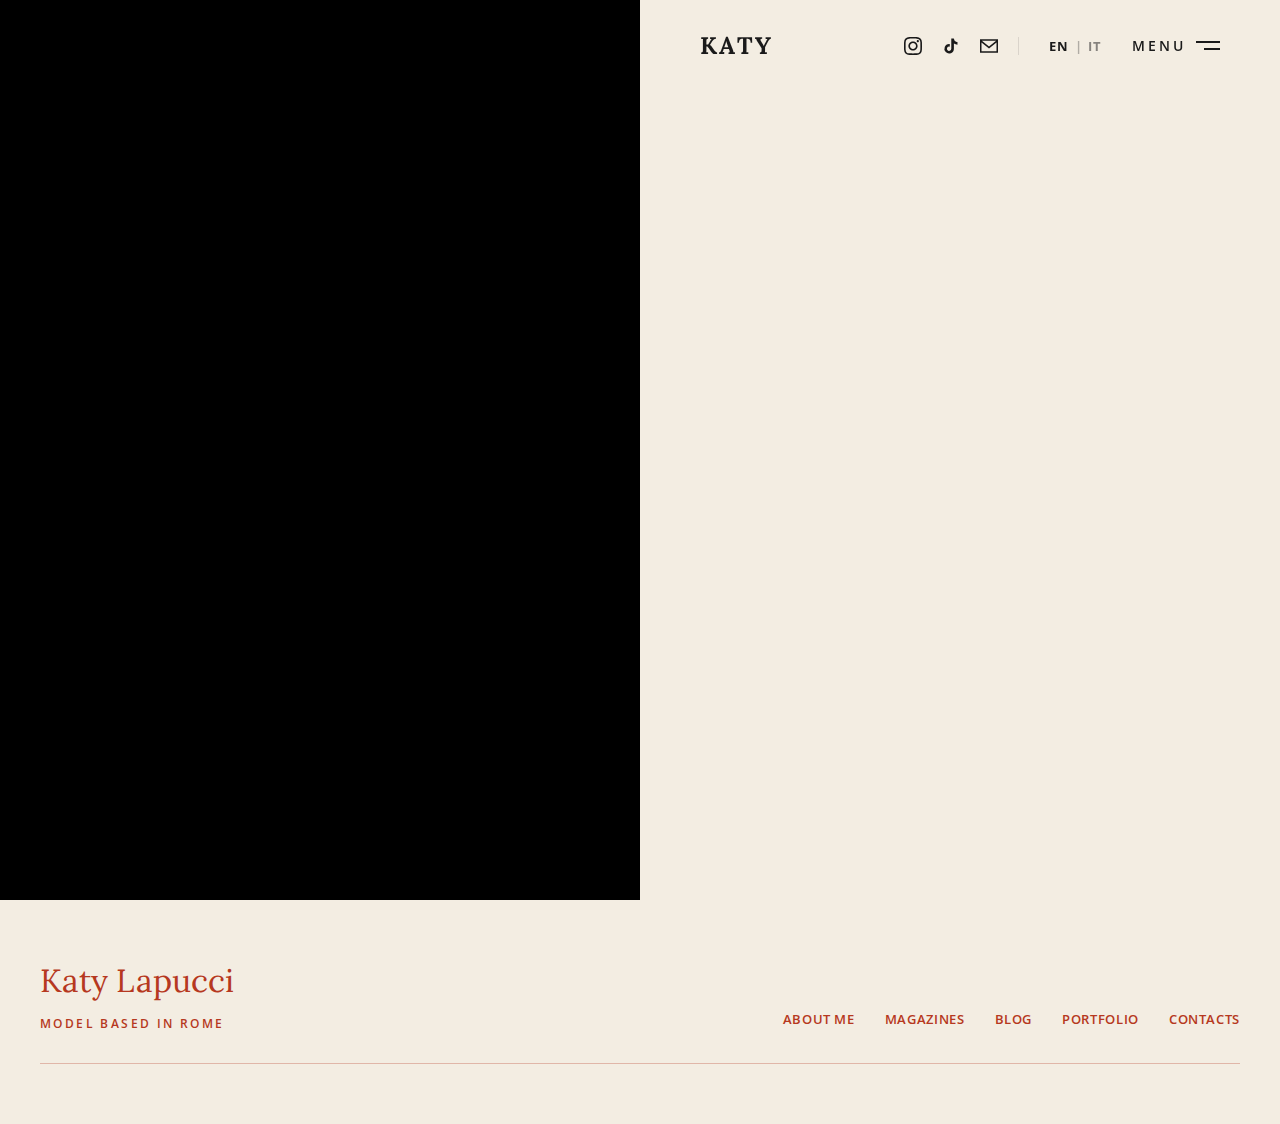
<file: about.html>
<!DOCTYPE html>
<html lang="en">
<head>
    <meta charset="UTF-8">
    <meta name="viewport" content="width=device-width, initial-scale=1.0">
    <title>About | Katy Lapucci</title>
    <meta name="description" content="Biography and measurements of professional model Katy Lapucci.">
    
    <!-- Google Fonts -->
    <link rel="preconnect" href="https://fonts.googleapis.com">
    <link rel="preconnect" href="https://fonts.gstatic.com" crossorigin>
    <link href="https://fonts.googleapis.com/css2?family=Lora:ital,wght@0,400..700;1,400..700&family=Open+Sans:wght@300;400;600&display=swap" rel="stylesheet">
    
    <!-- CSS -->
    <link rel="stylesheet" href="css/style.css">
</head>
<body>
    
    <!-- Navigation -->
    <nav class="navbar navbar-about">
        <a href="index.html" class="logo">KATY</a>
        <div class="nav-right">
            <div class="nav-socials">
                <a href="#" class="nav-social-link" aria-label="Instagram">
                    <svg xmlns="http://www.w3.org/2000/svg" viewBox="0 0 24 24"><path d="M12 2.163c3.204 0 3.584.012 4.85.07 3.252.148 4.771 1.691 4.919 4.919.058 1.265.069 1.645.069 4.849 0 3.205-.012 3.584-.069 4.849-.149 3.225-1.664 4.771-4.919 4.919-1.266.058-1.644.07-4.85.07-3.204 0-3.584-.012-4.849-.07-3.26-.149-4.771-1.699-4.919-4.92-.058-1.265-.07-1.644-.07-4.849 0-3.204.013-3.583.07-4.849.149-3.227 1.664-4.771 4.919-4.919 1.266-.057 1.645-.069 4.849-.069zm0-2.163c-3.259 0-3.667.014-4.947.072-4.358.2-6.78 2.618-6.98 6.98-.059 1.281-.073 1.689-.073 4.948 0 3.259.014 3.668.072 4.948.2 4.358 2.618 6.78 6.98 6.98 1.281.058 1.689.072 4.948.072 3.259 0 3.668-.014 4.948-.072 4.354-.2 6.782-2.618 6.979-6.98.059-1.28.073-1.689.073-4.948 0-3.259-.014-3.667-.072-4.947-.196-4.354-2.617-6.78-6.979-6.98-1.281-.059-1.69-.073-4.949-.073zm0 5.838c-3.403 0-6.162 2.759-6.162 6.162s2.759 6.163 6.162 6.163 6.162-2.759 6.162-6.163c0-3.403-2.759-6.162-6.162-6.162zm0 10.162c-2.209 0-4-1.79-4-4 0-2.209 1.791-4 4-4s4 1.791 4 4c0 2.21-1.791 4-4 4zm6.406-11.845c-.796 0-1.441.645-1.441 1.44s.645 1.44 1.441 1.44c.795 0 1.439-.645 1.439-1.44s-.644-1.44-1.439-1.44z"/></svg>
                </a>
                <a href="#" class="nav-social-link" aria-label="TikTok">
                    <svg xmlns="http://www.w3.org/2000/svg" viewBox="0 0 24 24"><path d="M19.59 6.69a4.83 4.83 0 0 1-3.77-4.25V2h-3.45v13.67a2.89 2.89 0 0 1-5.2 1.74 2.89 2.89 0 0 1 2.31-4.64 2.93 2.93 0 0 1 .88.13V9.4a6.84 6.84 0 0 0-1-.05A6.33 6.33 0 0 0 5 20.1a6.34 6.34 0 0 0 10.86-4.43v-7a8.16 8.16 0 0 0 4.77 1.52v-3.4a4.85 4.85 0 0 1-1-.1z"/></svg>
                </a>
                <a href="mailto:hello@katy.com" class="nav-social-link" aria-label="Email">
                    <svg xmlns="http://www.w3.org/2000/svg" viewBox="0 0 24 24"><path d="M0 3v18h24V3H0zm21.518 2L12 12.713 2.482 5h19.036zM2 19V7.183l10 8.104 10-8.104V19H2z"/></svg>
                </a>
            </div>
            <div class="lang-switch">
                <span class="lang-opt" data-lang="en">EN</span>
                <span class="lang-sep">|</span>
                <span class="lang-opt" data-lang="it">IT</span>
            </div>
            <div class="menu-toggle">
                <span>Menu</span>
                <div class="hamburger">
                    <span></span>
                    <span></span>
                </div>
            </div>
        </div>
    </nav>

    <!-- Main Wrapper with Reverse Split Layout -->
    <main class="split-layout reverse-layout">
        
        <!-- Left Column: Image (Swapped position for About page) -->
        <section class="split-col image-col">
            <div class="image-wrapper">
                <img src="assets/images/about.png" alt="Katy Reynolds Close-Up Portrait">
            </div>
        </section>

        <!-- Right Column: Content -->
        <section class="split-col content-col">
            <div class="content-wrapper content-wrapper--wide">
                <span class="subtitle" data-key="bio_subtitle">Biography</span>
                <h2 class="section-heading"><span data-key="bio_title_1">BEYOND THE</span> <br><span class="text-highlight" data-key="bio_title_2">LENS</span></h2>
                
                <div class="about-text">
                    <p data-key="bio_p1">
                        Born in the vibrant modeling scene of Rome, Katy Lapucci has spent the last five years redefining modern elegance. Her career is a testament to versatility, seamlessly transitioning between high-fashion editorials, commercial campaigns, and runway shows.
                    </p>
                    <p data-key="bio_p2">
                        Katy's unique look—a blend of classic sophistication and raw, emotive power—has caught the eye of leading photographers and directors worldwide. She believes that modeling is not just about posing, but about storytelling; becoming a silent actor in the narrative of fashion.
                    </p>
                </div>

                <div class="measurements-grid">
                    <div class="measurement-item">
                        <span class="label" data-key="meas_height">Height</span>
                        <span class="value">178 cm</span>
                    </div>
                    <div class="measurement-item">
                        <span class="label" data-key="meas_bust">Bust</span>
                        <span class="value">84 cm</span>
                    </div>
                    <div class="measurement-item">
                        <span class="label" data-key="meas_waist">Waist</span>
                        <span class="value">60 cm</span>
                    </div>
                    <div class="measurement-item">
                        <span class="label" data-key="meas_hips">Hips</span>
                        <span class="value">89 cm</span>
                    </div>
                    <div class="measurement-item">
                        <span class="label" data-key="meas_eyes">Eyes</span>
                        <span class="value">Blue</span>
                    </div>
                    <div class="measurement-item">
                        <span class="label" data-key="meas_hair">Hair</span>
                        <span class="value">Dark Brown</span>
                    </div>
                </div>

                <div class="cta-group" style="margin-top: 40px;">
                    <a href="contact.html" class="btn btn-primary" data-key="download_card">Download Comp Card</a>
                </div>
            </div>


        </section>

    </main>
    
    <!-- Footer -->
    <footer class="site-footer">
        <div class="footer-container">
            <div class="footer-brand">
                <h2 class="footer-logo">Katy Lapucci</h2>
                <span class="footer-sub" data-key="footer_loc">MODEL BASED IN ROME</span>
            </div>
            <nav class="footer-nav">
                <a href="about.html" data-key="footer_about">About me</a>
                <a href="magazines.html" data-key="footer_mags">Magazines</a>
                <a href="blog.html" data-key="menu_blog">Blog</a>
                <a href="portfolio.html" data-key="footer_port">Portfolio</a>
                <a href="contact.html" data-key="footer_ctc">Contacts</a>
            </nav>
        </div>
        <div class="footer-line"></div>
    </footer>

    <!-- Fullscreen Menu Overlay -->
    <div class="menu-overlay">
        <button class="close-menu">&times;</button>
        <ul class="menu-links">
            <li><a href="index.html" data-key="menu_home">Home</a></li>
            <li><a href="portfolio.html" data-key="menu_portfolio">Portfolio</a></li>
            <li><a href="magazines.html" data-key="menu_magazines">Magazines</a></li>
            <li><a href="blog.html" data-key="menu_blog">Blog</a></li>
            <li><a href="about.html" data-key="menu_about">About</a></li>
            <li><a href="contact.html" data-key="menu_contact">Contact</a></li>
        </ul>
        <div class="menu-lang">
             <span class="lang-opt" data-lang="en">EN</span>
             <span class="lang-sep">|</span>
             <span class="lang-opt" data-lang="it">IT</span>
        </div>
    </div>

    <script src="js/main.js"></script>
</body>
</html>
</file>
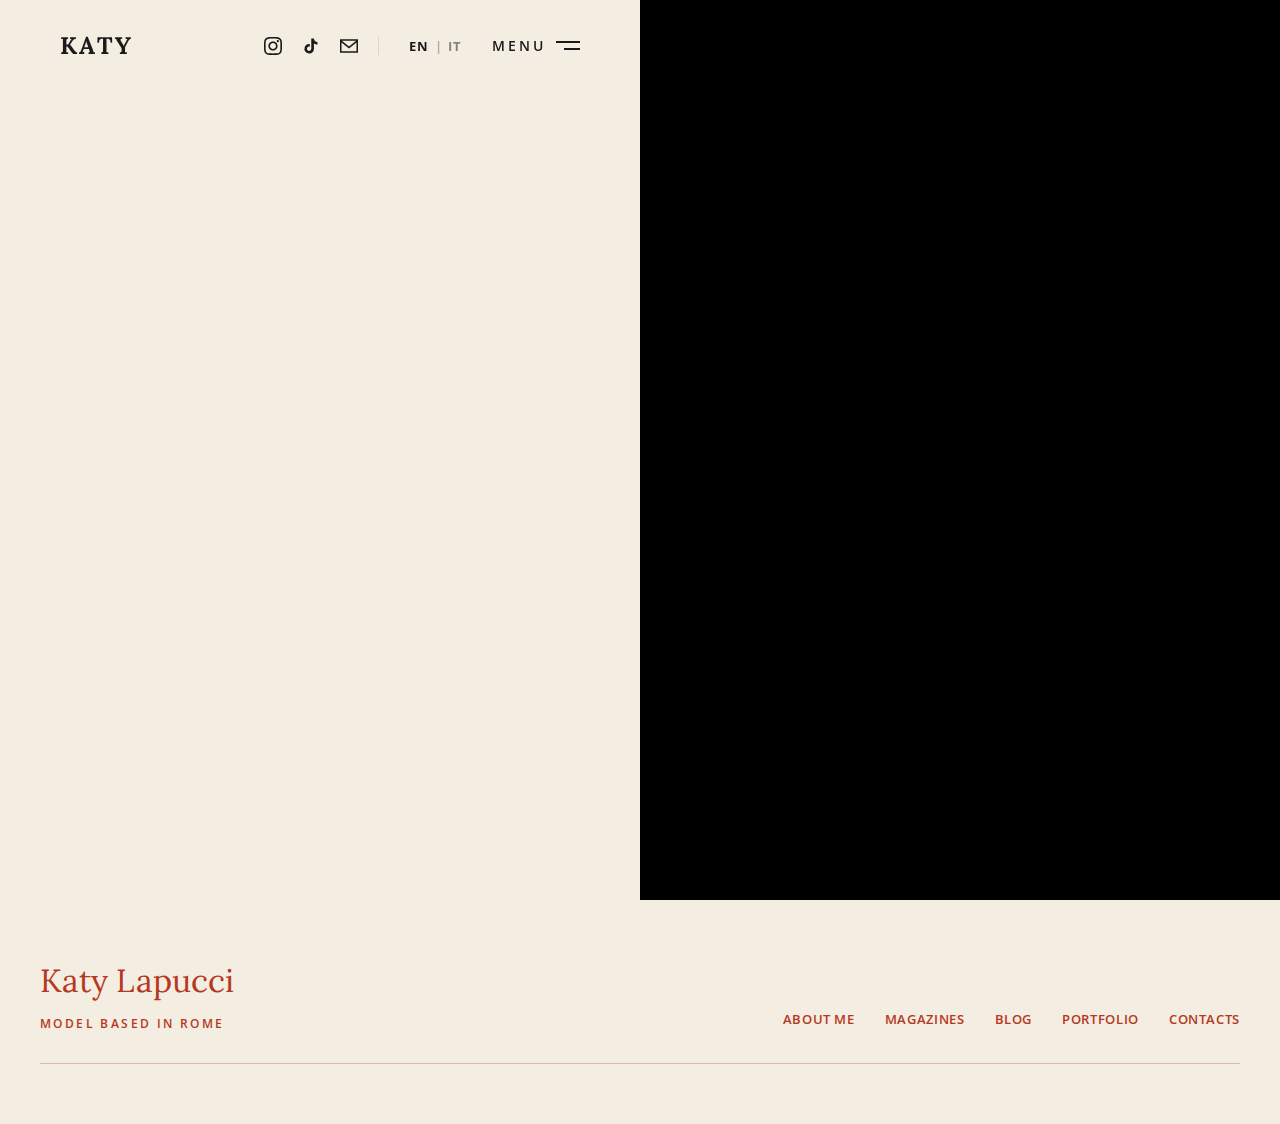
<file: contact.html>
<!DOCTYPE html>
<html lang="en">
<head>
    <meta charset="UTF-8">
    <meta name="viewport" content="width=device-width, initial-scale=1.0">
    <title>Contact | Katy Lapucci</title>
    <meta name="description" content="Get in touch with Katy Lapucci for bookings and collaborations.">
    
    <!-- Google Fonts -->
    <link rel="preconnect" href="https://fonts.googleapis.com">
    <link rel="preconnect" href="https://fonts.gstatic.com" crossorigin>
    <link href="https://fonts.googleapis.com/css2?family=Lora:ital,wght@0,400..700;1,400..700&family=Open+Sans:wght@300;400;600&display=swap" rel="stylesheet">
    
    <!-- CSS -->
    <link rel="stylesheet" href="css/style.css">
</head>
<body>
    
    <!-- Navigation -->
    <nav class="navbar">
        <a href="index.html" class="logo">KATY</a>
        <div class="nav-right">
            <div class="nav-socials">
                <a href="#" class="nav-social-link" aria-label="Instagram">
                    <svg xmlns="http://www.w3.org/2000/svg" viewBox="0 0 24 24"><path d="M12 2.163c3.204 0 3.584.012 4.85.07 3.252.148 4.771 1.691 4.919 4.919.058 1.265.069 1.645.069 4.849 0 3.205-.012 3.584-.069 4.849-.149 3.225-1.664 4.771-4.919 4.919-1.266.058-1.644.07-4.85.07-3.204 0-3.584-.012-4.849-.07-3.26-.149-4.771-1.699-4.919-4.92-.058-1.265-.07-1.644-.07-4.849 0-3.204.013-3.583.07-4.849.149-3.227 1.664-4.771 4.919-4.919 1.266-.057 1.645-.069 4.849-.069zm0-2.163c-3.259 0-3.667.014-4.947.072-4.358.2-6.78 2.618-6.98 6.98-.059 1.281-.073 1.689-.073 4.948 0 3.259.014 3.668.072 4.948.2 4.358 2.618 6.78 6.98 6.98 1.281.058 1.689.072 4.948.072 3.259 0 3.668-.014 4.948-.072 4.354-.2 6.782-2.618 6.979-6.98.059-1.28.073-1.689.073-4.948 0-3.259-.014-3.667-.072-4.947-.196-4.354-2.617-6.78-6.979-6.98-1.281-.059-1.69-.073-4.949-.073zm0 5.838c-3.403 0-6.162 2.759-6.162 6.162s2.759 6.163 6.162 6.163 6.162-2.759 6.162-6.163c0-3.403-2.759-6.162-6.162-6.162zm0 10.162c-2.209 0-4-1.79-4-4 0-2.209 1.791-4 4-4s4 1.791 4 4c0 2.21-1.791 4-4 4zm6.406-11.845c-.796 0-1.441.645-1.441 1.44s.645 1.44 1.441 1.44c.795 0 1.439-.645 1.439-1.44s-.644-1.44-1.439-1.44z"/></svg>
                </a>
                <a href="#" class="nav-social-link" aria-label="TikTok">
                    <svg xmlns="http://www.w3.org/2000/svg" viewBox="0 0 24 24"><path d="M19.59 6.69a4.83 4.83 0 0 1-3.77-4.25V2h-3.45v13.67a2.89 2.89 0 0 1-5.2 1.74 2.89 2.89 0 0 1 2.31-4.64 2.93 2.93 0 0 1 .88.13V9.4a6.84 6.84 0 0 0-1-.05A6.33 6.33 0 0 0 5 20.1a6.34 6.34 0 0 0 10.86-4.43v-7a8.16 8.16 0 0 0 4.77 1.52v-3.4a4.85 4.85 0 0 1-1-.1z"/></svg>
                </a>
                <a href="mailto:hello@katy.com" class="nav-social-link" aria-label="Email">
                    <svg xmlns="http://www.w3.org/2000/svg" viewBox="0 0 24 24"><path d="M0 3v18h24V3H0zm21.518 2L12 12.713 2.482 5h19.036zM2 19V7.183l10 8.104 10-8.104V19H2z"/></svg>
                </a>
            </div>
            <div class="lang-switch">
                <span class="lang-opt" data-lang="en">EN</span>
                <span class="lang-sep">|</span>
                <span class="lang-opt" data-lang="it">IT</span>
            </div>
            <div class="menu-toggle">
                <span>Menu</span>
                <div class="hamburger">
                    <span></span>
                    <span></span>
                </div>
            </div>
        </div>
    </nav>

    <!-- Main Wrapper with Split Layout -->
    <main class="split-layout">
        
        <!-- Left Column: Content -->
        <section class="split-col content-col">
            <div class="content-wrapper">
                <span class="subtitle" data-key="contact_subtitle">Contact</span>
                <h1 class="main-title">
                    <span data-key="contact_title_1">GET IN</span> <br>
                    <span class="text-highlight" data-key="contact_title_2">TOUCH</span>
                </h1>
                
                <p class="location-text" data-key="contact_text">For inquiries, collaborations, or just to say hello.</p>
                
                <!-- Social Links Grid instead of Form -->
                <div class="social-grid">
                    <a href="#" class="social-card">
                        <span class="social-icon">
                            <svg xmlns="http://www.w3.org/2000/svg" viewBox="0 0 24 24"><path d="M12 2.163c3.204 0 3.584.012 4.85.07 3.252.148 4.771 1.691 4.919 4.919.058 1.265.069 1.645.069 4.849 0 3.205-.012 3.584-.069 4.849-.149 3.225-1.664 4.771-4.919 4.919-1.266.058-1.644.07-4.85.07-3.204 0-3.584-.012-4.849-.07-3.26-.149-4.771-1.699-4.919-4.92-.058-1.265-.07-1.644-.07-4.849 0-3.204.013-3.583.07-4.849.149-3.227 1.664-4.771 4.919-4.919 1.266-.057 1.645-.069 4.849-.069zm0-2.163c-3.259 0-3.667.014-4.947.072-4.358.2-6.78 2.618-6.98 6.98-.059 1.281-.073 1.689-.073 4.948 0 3.259.014 3.668.072 4.948.2 4.358 2.618 6.78 6.98 6.98 1.281.058 1.689.072 4.948.072 3.259 0 3.668-.014 4.948-.072 4.354-.2 6.782-2.618 6.979-6.98.059-1.28.073-1.689.073-4.948 0-3.259-.014-3.667-.072-4.947-.196-4.354-2.617-6.78-6.979-6.98-1.281-.059-1.69-.073-4.949-.073zm0 5.838c-3.403 0-6.162 2.759-6.162 6.162s2.759 6.163 6.162 6.163 6.162-2.759 6.162-6.163c0-3.403-2.759-6.162-6.162-6.162zm0 10.162c-2.209 0-4-1.79-4-4 0-2.209 1.791-4 4-4s4 1.791 4 4c0 2.21-1.791 4-4 4zm6.406-11.845c-.796 0-1.441.645-1.441 1.44s.645 1.44 1.441 1.44c.795 0 1.439-.645 1.439-1.44s-.644-1.44-1.439-1.44z"/></svg>
                        </span>
                        <span class="social-name">Instagram</span>
                        <span class="social-handle">@katy.lapucci</span>
                    </a>
                    <a href="mailto:hello@katy.com" class="social-card">
                        <span class="social-icon">
                            <svg xmlns="http://www.w3.org/2000/svg" viewBox="0 0 24 24"><path d="M0 3v18h24V3H0zm21.518 2L12 12.713 2.482 5h19.036zM2 19V7.183l10 8.104 10-8.104V19H2z"/></svg>
                        </span>
                        <span class="social-name">Email</span>
                        <span class="social-handle">hello@katy.com</span>
                    </a>
                    <a href="#" class="social-card">
                        <span class="social-icon">
                            <svg xmlns="http://www.w3.org/2000/svg" viewBox="0 0 24 24"><path d="M19.59 6.69a4.83 4.83 0 0 1-3.77-4.25V2h-3.45v13.67a2.89 2.89 0 0 1-5.2 1.74 2.89 2.89 0 0 1 2.31-4.64 2.93 2.93 0 0 1 .88.13V9.4a6.84 6.84 0 0 0-1-.05A6.33 6.33 0 0 0 5 20.1a6.34 6.34 0 0 0 10.86-4.43v-7a8.16 8.16 0 0 0 4.77 1.52v-3.4a4.85 4.85 0 0 1-1-.1z"/></svg>
                        </span>
                        <span class="social-name">TikTok</span>
                        <span class="social-handle">@katylapucci</span>
                    </a>
                    <a href="#" class="social-card">
                        <span class="social-icon">
                            <svg xmlns="http://www.w3.org/2000/svg" viewBox="0 0 24 24"><path d="M19 0h-14c-2.761 0-5 2.239-5 5v14c0 2.761 2.239 5 5 5h14c2.762 0 5-2.239 5-5v-14c0-2.761-2.238-5-5-5zm-11 19h-3v-11h3v11zm-1.5-12.268c-.966 0-1.75-.79-1.75-1.764s.784-1.764 1.75-1.764 1.75.79 1.75 1.764-.783 1.764-1.75 1.764zm13.5 12.268h-3v-5.604c0-3.368-4-3.113-4 0v5.604h-3v-11h3v1.765c1.396-2.586 7-2.777 7 2.476v6.759z"/></svg>
                        </span>
                        <span class="social-name">LinkedIn</span>
                        <span class="social-handle">Katy Lapucci</span>
                    </a>
                </div>

                <div class="agency-info">
                    <p><span data-key="contact_agency">Represented by</span> <strong>Elite Model Management</strong></p>
                    <p>Rome • Paris • Milan</p>
                </div>
            </div>


        </section>

        <!-- Right Column: Image -->
        <section class="split-col image-col">
            <div class="image-wrapper">
                <img src="assets/images/contact.png" alt="Katy Reynolds Contact">
            </div>
        </section>

    </main>
    
    <!-- Footer -->
    <footer class="site-footer">
        <div class="footer-container">
            <div class="footer-brand">
                <h2 class="footer-logo">Katy Lapucci</h2>
                <span class="footer-sub" data-key="footer_loc">MODEL BASED IN ROME</span>
            </div>
            <nav class="footer-nav">
                <a href="about.html" data-key="footer_about">About me</a>
                <a href="magazines.html" data-key="footer_mags">Magazines</a>
                <a href="blog.html" data-key="menu_blog">Blog</a>
                <a href="portfolio.html" data-key="footer_port">Portfolio</a>
                <a href="contact.html" data-key="footer_ctc">Contacts</a>
            </nav>
        </div>
        <div class="footer-line"></div>
    </footer>

    <!-- Fullscreen Menu Overlay -->
    <div class="menu-overlay">
        <button class="close-menu">&times;</button>
        <ul class="menu-links">
            <li><a href="index.html" data-key="menu_home">Home</a></li>
            <li><a href="portfolio.html" data-key="menu_portfolio">Portfolio</a></li>
            <li><a href="magazines.html" data-key="menu_magazines">Magazines</a></li>
            <li><a href="blog.html" data-key="menu_blog">Blog</a></li>
            <li><a href="about.html" data-key="menu_about">About</a></li>
            <li><a href="contact.html" data-key="menu_contact">Contact</a></li>
        </ul>
        <div class="menu-lang">
             <span class="lang-opt" data-lang="en">EN</span>
             <span class="lang-sep">|</span>
             <span class="lang-opt" data-lang="it">IT</span>
        </div>
    </div>

    <script src="js/main.js"></script>
</body>
</html>
</file>
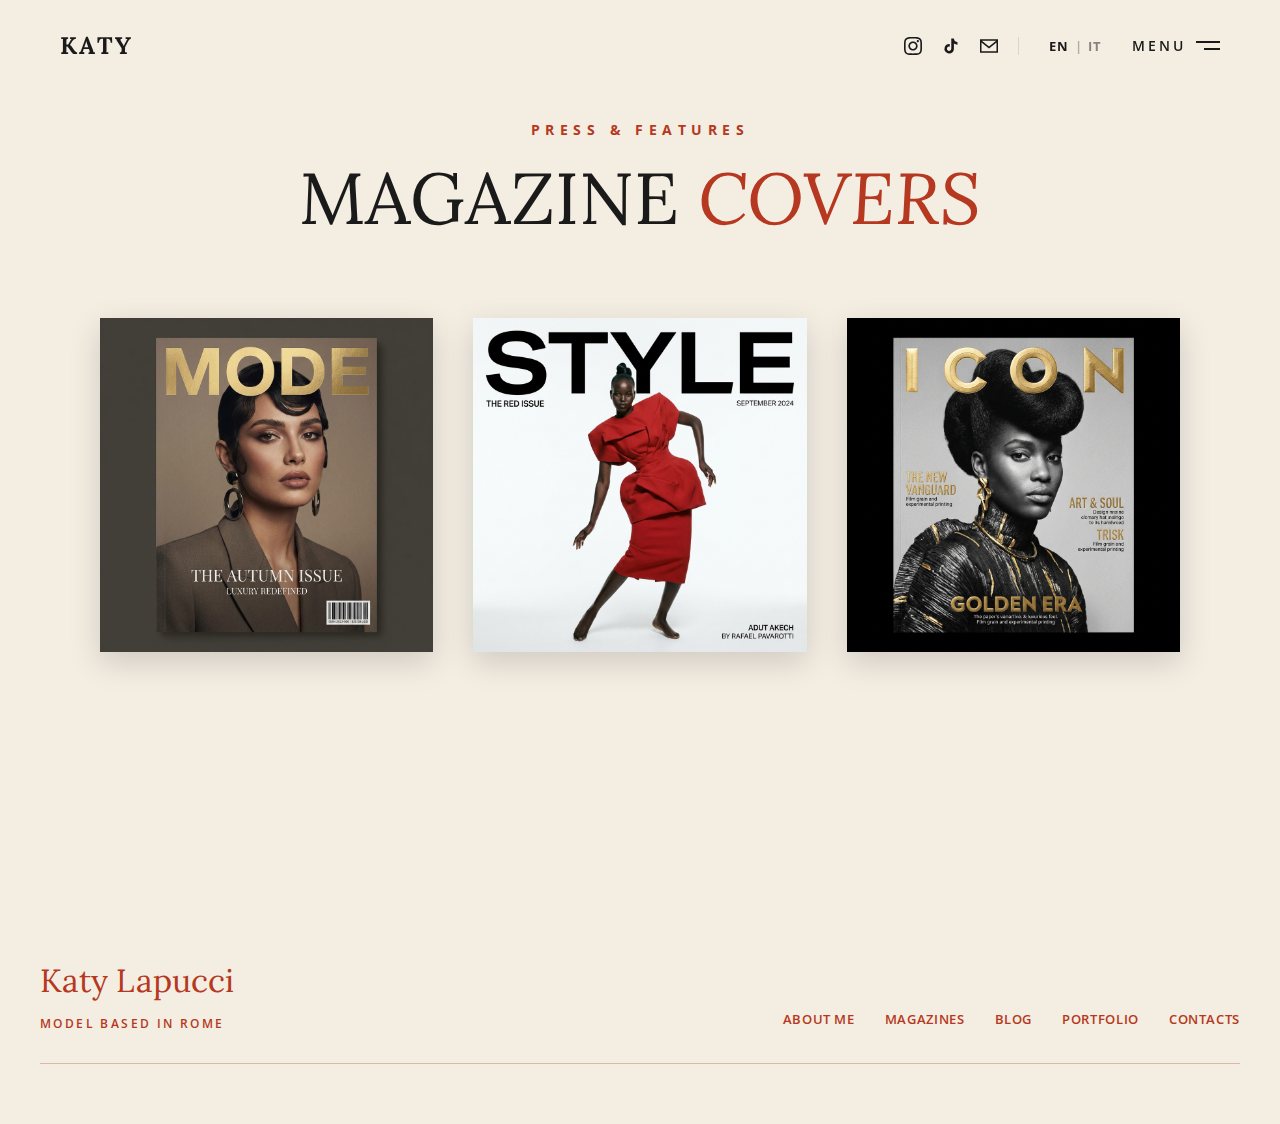
<file: magazines.html>
<!DOCTYPE html>
<html lang="en">
<head>
    <meta charset="UTF-8">
    <meta name="viewport" content="width=device-width, initial-scale=1.0">
    <title>Magazines | Katy Lapucci</title>
    <meta name="description" content="Editorial magazine covers featuring Katy Lapucci.">
    
    <!-- Google Fonts -->
    <link rel="preconnect" href="https://fonts.googleapis.com">
    <link rel="preconnect" href="https://fonts.gstatic.com" crossorigin>
    <link href="https://fonts.googleapis.com/css2?family=Lora:ital,wght@0,400..700;1,400..700&family=Open+Sans:wght@300;400;600&display=swap" rel="stylesheet">
    
    <!-- CSS -->
    <link rel="stylesheet" href="css/style.css">
</head>
<body>
    
    <!-- Navigation -->
    <nav class="navbar heading-navbar">
        <a href="index.html" class="logo">KATY</a>
        <div class="nav-right">
            <div class="nav-socials">
                <a href="#" class="nav-social-link" aria-label="Instagram">
                    <svg xmlns="http://www.w3.org/2000/svg" viewBox="0 0 24 24"><path d="M12 2.163c3.204 0 3.584.012 4.85.07 3.252.148 4.771 1.691 4.919 4.919.058 1.265.069 1.645.069 4.849 0 3.205-.012 3.584-.069 4.849-.149 3.225-1.664 4.771-4.919 4.919-1.266.058-1.644.07-4.85.07-3.204 0-3.584-.012-4.849-.07-3.26-.149-4.771-1.699-4.919-4.92-.058-1.265-.07-1.644-.07-4.849 0-3.204.013-3.583.07-4.849.149-3.227 1.664-4.771 4.919-4.919 1.266-.057 1.645-.069 4.849-.069zm0-2.163c-3.259 0-3.667.014-4.947.072-4.358.2-6.78 2.618-6.98 6.98-.059 1.281-.073 1.689-.073 4.948 0 3.259.014 3.668.072 4.948.2 4.358 2.618 6.78 6.98 6.98 1.281.058 1.689.072 4.948.072 3.259 0 3.668-.014 4.948-.072 4.354-.2 6.782-2.618 6.979-6.98.059-1.28.073-1.689.073-4.948 0-3.259-.014-3.667-.072-4.947-.196-4.354-2.617-6.78-6.979-6.98-1.281-.059-1.69-.073-4.949-.073zm0 5.838c-3.403 0-6.162 2.759-6.162 6.162s2.759 6.163 6.162 6.163 6.162-2.759 6.162-6.163c0-3.403-2.759-6.162-6.162-6.162zm0 10.162c-2.209 0-4-1.79-4-4 0-2.209 1.791-4 4-4s4 1.791 4 4c0 2.21-1.791 4-4 4zm6.406-11.845c-.796 0-1.441.645-1.441 1.44s.645 1.44 1.441 1.44c.795 0 1.439-.645 1.439-1.44s-.644-1.44-1.439-1.44z"/></svg>
                </a>
                <a href="#" class="nav-social-link" aria-label="TikTok">
                    <svg xmlns="http://www.w3.org/2000/svg" viewBox="0 0 24 24"><path d="M19.59 6.69a4.83 4.83 0 0 1-3.77-4.25V2h-3.45v13.67a2.89 2.89 0 0 1-5.2 1.74 2.89 2.89 0 0 1 2.31-4.64 2.93 2.93 0 0 1 .88.13V9.4a6.84 6.84 0 0 0-1-.05A6.33 6.33 0 0 0 5 20.1a6.34 6.34 0 0 0 10.86-4.43v-7a8.16 8.16 0 0 0 4.77 1.52v-3.4a4.85 4.85 0 0 1-1-.1z"/></svg>
                </a>
                <a href="mailto:hello@katy.com" class="nav-social-link" aria-label="Email">
                    <svg xmlns="http://www.w3.org/2000/svg" viewBox="0 0 24 24"><path d="M0 3v18h24V3H0zm21.518 2L12 12.713 2.482 5h19.036zM2 19V7.183l10 8.104 10-8.104V19H2z"/></svg>
                </a>
            </div>
            <div class="lang-switch">
                <span class="lang-opt" data-lang="en">EN</span>
                <span class="lang-sep">|</span>
                <span class="lang-opt" data-lang="it">IT</span>
            </div>
            <div class="menu-toggle">
                <span>Menu</span>
                <div class="hamburger">
                    <span></span>
                    <span></span>
                </div>
            </div>
        </div>
    </nav>

    <!-- Main Content -->
    <main class="magazines-page">
        <div class="container">
            <header class="page-header">
                <span class="subtitle" data-key="mag_subtitle">Press & Features</span>
                <h1 class="main-title centered-title"><span data-key="mag_title">MAGAZINE</span> <span class="text-highlight" data-key="mag_title_highlight">COVERS</span></h1>
            </header>

            <div class="magazine-grid">
                <!-- Cover 1 -->
                <article class="magazine-item fade-in">
                    <div class="cover-wrapper">
                        <img src="assets/images/mag_vogue.png" alt="MODE Magazine Cover">
                        <div class="cover-overlay">
                            <span class="issue-date">September 2023</span>
                            <h3 class="mag-name">MODE</h3>
                        </div>
                    </div>
                </article>

                <!-- Cover 2 -->
                <article class="magazine-item fade-in">
                    <div class="cover-wrapper">
                        <img src="assets/images/mag_elle.png" alt="STYLE Magazine Cover">
                        <div class="cover-overlay">
                            <span class="issue-date">January 2024</span>
                            <h3 class="mag-name">STYLE</h3>
                        </div>
                    </div>
                </article>

                <!-- Cover 3 -->
                <article class="magazine-item fade-in">
                    <div class="cover-wrapper">
                        <img src="assets/images/mag_icon.png" alt="ICON Magazine Cover">
                        <div class="cover-overlay">
                            <span class="issue-date">March 2024</span>
                            <h3 class="mag-name">ICON</h3>
                        </div>
                    </div>
                </article>
                
                <!-- Placeholder for balance if needed, or keeping it strictly 3 covers is fine for now -->
            </div>
        </div>
    </main>
    
    <!-- Footer -->
    <footer class="site-footer">
        <div class="footer-container">
            <div class="footer-brand">
                <h2 class="footer-logo">Katy Lapucci</h2>
                <span class="footer-sub" data-key="footer_loc">MODEL BASED IN ROME</span>
            </div>
            <nav class="footer-nav">
                <a href="about.html" data-key="footer_about">About me</a>
                <a href="magazines.html" data-key="footer_mags">Magazines</a>
                <a href="blog.html" data-key="menu_blog">Blog</a>
                <a href="portfolio.html" data-key="footer_port">Portfolio</a>
                <a href="contact.html" data-key="footer_ctc">Contacts</a>
            </nav>
        </div>
        <div class="footer-line"></div>
    </footer>

    <!-- Fullscreen Menu Overlay -->
    <div class="menu-overlay">
        <button class="close-menu">&times;</button>
        <ul class="menu-links">
            <li><a href="index.html" data-key="menu_home">Home</a></li>
            <li><a href="portfolio.html" data-key="menu_portfolio">Portfolio</a></li>
            <li><a href="magazines.html" data-key="menu_magazines">Magazines</a></li>
            <li><a href="blog.html" data-key="menu_blog">Blog</a></li>
            <li><a href="about.html" data-key="menu_about">About</a></li>
            <li><a href="contact.html" data-key="menu_contact">Contact</a></li>
        </ul>
        <div class="menu-lang">
             <span class="lang-opt" data-lang="en">EN</span>
             <span class="lang-sep">|</span>
             <span class="lang-opt" data-lang="it">IT</span>
        </div>
    </div>

    <script src="js/main.js"></script>
</body>
</html>
</file>
<file: css/style.css>
/* 
  Katy | Premium Editorial Design
  Based on Weblium 'Ania Leiber' Template
*/

:root {
    --bg-cream: #F3EDE2;
    --text-terracotta: #B63820;
    --text-dark: #1a1a1a;
    --text-light: #F3EDE2;
    
    --font-serif: 'Lora', serif;
    --font-sans: 'Open Sans', sans-serif;
}

* {
    margin: 0;
    padding: 0;
    box-sizing: border-box;
}

body {
    font-family: var(--font-sans);
    background-color: var(--bg-cream);
    color: var(--text-dark);
    overflow-x: hidden;
}

.container {
    max-width: 1400px;
    margin: 0 auto;
    padding: 0 60px;
}

/* Navigation */
.navbar {
    position: fixed;
    top: 0;
    left: 0;
    width: 50%; /* Only spans the left side on desktop */
    padding: 30px 60px;
    display: flex;
    justify-content: space-between;
    align-items: center;
    z-index: 100;
    transition: all 0.4s cubic-bezier(0.165, 0.84, 0.44, 1);
}

.navbar--scrolled {
    padding: 20px 60px;
    background-color: rgba(243, 237, 226, 0.9);
    backdrop-filter: blur(10px);
    -webkit-backdrop-filter: blur(10px);
    box-shadow: 0 5px 20px rgba(0,0,0,0.03);
}

.navbar-about {
    width: 50%;
    left: 50%; /* Start from the middle for reverse layout */
}

.logo {
    font-family: var(--font-serif);
    font-size: 1.5rem;
    font-weight: 700;
    letter-spacing: 0.1em;
    color: var(--text-dark);
    text-decoration: none;
    transition: color 0.3s ease;
    z-index: 101;
}

.logo:hover {
    color: var(--text-terracotta);
}

.menu-toggle {
    display: flex;
    align-items: center;
    gap: 10px;
    cursor: pointer;
    font-size: 0.9rem;
    text-transform: uppercase;
    letter-spacing: 0.2em;
    font-weight: 600;
}

.hamburger span {
    display: block;
    width: 24px;
    height: 2px;
    background-color: var(--text-dark);
    margin-bottom: 5px;
}

.hamburger span:last-child {
    margin-bottom: 0;
    width: 16px; 
    margin-left: auto; /* Aligns the shorter line to the right for style */
}

.nav-right {
    display: flex;
    align-items: center;
    gap: 30px;
}

.nav-socials {
    display: flex;
    gap: 20px;
    align-items: center;
    padding-right: 20px;
    border-right: 1px solid rgba(0,0,0,0.1); /* Subtle separator */
}

.nav-social-link {
    display: flex;
    align-items: center;
    justify-content: center;
    color: var(--text-dark);
    transition: all 0.3s ease;
}

.nav-social-link svg {
    width: 18px;
    height: 18px;
    fill: currentColor;
}

.nav-social-link:hover {
    color: var(--text-terracotta);
    transform: translateY(-2px);
}

.lang-switch {
    font-size: 0.8rem;
    font-weight: 700;
    letter-spacing: 0.1em;
    display: flex;
    gap: 5px;
    color: var(--text-dark);
}

.lang-opt {
    cursor: pointer;
    opacity: 0.5;
    transition: opacity 0.3s;
}

.lang-opt:hover, .lang-opt.active {
    opacity: 1;
}

.lang-sep {
    opacity: 0.3;
}

/* Split Layout */
.split-layout {
    display: grid;
    grid-template-columns: 1fr 1fr;
    height: 100vh;
    width: 100vw;
}

.reverse-layout .content-col {
    order: 2; /* Put text on right */
}

.reverse-layout .image-col {
    order: 1; /* Put image on left */
}

/* Left Column */
.content-col {
    background-color: var(--bg-cream);
    display: flex;
    flex-direction: column;
    justify-content: center;
    align-items: center;
    justify-content: center;
    align-items: center;
    padding: 60px;
    position: relative;
    overflow-y: auto; /* Allow scrolling if content is too tall */
}

.content-wrapper {
    text-align: center;
    max-width: 500px;
    opacity: 0;
    transform: translateY(20px);
    animation: fadeUp 1s ease-out forwards;
    animation-delay: 0.2s;
}

/* Typography */
.subtitle {
    display: block;
    font-size: 0.85rem;
    letter-spacing: 0.4em;
    text-transform: uppercase;
    margin-bottom: 20px;
    color: var(--text-terracotta);
    font-weight: 700;
}

.main-title {
    font-family: var(--font-serif);
    font-size: 4.5rem; /* Increased size */
    line-height: 1.1;
    color: var(--text-dark);
    margin-bottom: 30px;
    font-weight: 400;
}

.main-title .text-highlight {
    font-style: italic;
    color: var(--text-terracotta);
}

.location-text {
    font-size: 0.9rem;
    letter-spacing: 0.2em;
    color: #666;
    margin-bottom: 50px;
}

/* Buttons */
.cta-group {
    display: flex;
    gap: 30px;
    justify-content: center;
    align-items: center;
}

.btn {
    text-decoration: none;
    text-transform: uppercase;
    letter-spacing: 0.2em;
    font-size: 0.8rem;
    font-weight: 600;
    transition: all 0.3s ease;
}

.btn-primary {
    padding: 15px 40px;
    border: 1px solid var(--text-terracotta);
    color: var(--text-terracotta);
}

.btn-primary:hover {
    background-color: var(--text-terracotta);
    color: #fff;
}

.btn-text {
    color: var(--text-dark);
    position: relative;
}

.btn-text::after {
    content: '';
    position: absolute;
    bottom: -5px;
    left: 0;
    width: 100%;
    height: 1px;
    background-color: var(--text-dark);
    transform: scaleX(0);
    transform-origin: right;
    transition: transform 0.3s ease;
}

.btn-text:hover::after {
    transform: scaleX(1);
    transform-origin: left;
}



/* About Page Specifics */
.content-wrapper--wide {
    max-width: 600px;
    text-align: left;
    align-items: flex-start;
}

.section-heading {
    font-family: var(--font-serif);
    font-size: 3.5rem;
    line-height: 1.1;
    color: var(--text-dark);
    margin-bottom: 30px;
    font-weight: 400;
    text-transform: uppercase;
}

.about-text p {
    font-size: 0.95rem;
    color: #444;
    margin-bottom: 20px;
    line-height: 1.8;
}

.measurements-grid {
    display: grid;
    grid-template-columns: repeat(3, 1fr);
    gap: 20px;
    margin-top: 30px;
    border-top: 1px solid rgba(0,0,0,0.1);
    padding-top: 30px;
}

.measurement-item {
    display: flex;
    flex-direction: column;
}

.measurement-item .label {
    font-size: 0.75rem;
    text-transform: uppercase;
    letter-spacing: 0.1em;
    color: #888;
    margin-bottom: 5px;
}

.measurement-item .value {
    font-family: var(--font-serif);
    font-size: 1.1rem;
    color: var(--text-dark);
}

/* Right Column (Image) */
.image-col {
    position: relative;
    overflow: hidden;
    background-color: #000; /* Fallback */
}

.image-wrapper {
    width: 100%;
    height: 100%;
}

.image-wrapper img {
    width: 100%;
    height: 100%;
    object-fit: cover;
    opacity: 0;
    animation: fadeIn 1.5s ease-out forwards;
}



/* Menu Overlay */
.menu-overlay {
    position: fixed;
    top: 0;
    left: 0;
    width: 100vw;
    height: 100vh;
    background-color: var(--text-terracotta);
    z-index: 200;
    display: flex;
    justify-content: center;
    align-items: center;
    transform: translateX(100%); /* Hidden initially */
    transition: transform 0.5s cubic-bezier(0.77, 0, 0.175, 1);
}

.menu-overlay.active {
    transform: translateX(0);
}

.menu-links {
    list-style: none;
    text-align: center;
}

.menu-links a {
    display: block;
    font-family: var(--font-serif);
    font-size: 3rem;
    color: #fff;
    text-decoration: none;
    margin-bottom: 20px;
    transition: opacity 0.3s;
}

.menu-links a:hover {
    opacity: 0.7;
}

.close-menu {
    position: absolute;
    top: 40px;
    right: 60px;
    background: none;
    border: none;
    color: #fff;
    font-size: 3rem;
    cursor: pointer;
}

.menu-overlay {
    flex-direction: column;
}

.menu-lang {
    margin-top: 40px;
    font-family: var(--font-serif);
    font-size: 1.2rem;
    color: #fff;
    display: flex;
    gap: 15px;
}

.menu-lang .lang-opt {
    cursor: pointer;
    opacity: 0.5;
    transition: opacity 0.3s;
}

.menu-lang .lang-opt.active, .menu-lang .lang-opt:hover {
    opacity: 1;
}

/* Animations */
@keyframes fadeUp {
    to {
        opacity: 1;
        transform: translateY(0);
    }
}

@keyframes fadeIn {
    to {
        opacity: 1;
    }
}

/* Mobile Responsive */
@media (max-width: 1024px) {
    .main-title {
        font-size: 3.5rem;
    }
}

@media (max-width: 768px) {
    .split-layout {
        grid-template-columns: 1fr; /* Stack */
        height: auto;
    }
    
    .navbar {
        width: 100%;
        left: 0;
        padding: 20px;
        background-color: var(--bg-cream); /* Ensure visible text */
    }

    .navbar-about {
        width: 100%;
        left: 0;
    }

    .content-col {
        height: auto; 
        min-height: 100vh;
        padding: 100px 20px;
    }

    .reverse-layout .content-col {
        order: 2; /* Text below image on mobile usually better, or keep order */
    }
    
    .reverse-layout .image-col {
        order: 1;
        height: 60vh; /* Smaller image on mobile */
    }

    .image-col {
        height: 100vh;
    }
    
    .social-footer {
        left: 50%;
        transform: translateX(-50%);
        bottom: 40px;
        width: 100%;
        justify-content: center;
    }
    
    .social-footer--right {
        right: auto;
        left: 50%;
    }
}

/* Contact Page Specifics */
.social-grid {
    display: grid;
    grid-template-columns: 1fr 1fr;
    gap: 20px;
    margin-top: 40px;
    width: 100%;
}

.social-card {
    display: flex;
    flex-direction: column;
    padding: 25px;
    border: 1px solid rgba(182, 56, 32, 0.2); /* Subtle terracotta border */
    text-decoration: none;
    transition: all 0.3s ease;
    background-color: rgba(255,255,255,0.4);
}

.social-card:hover {
    background-color: var(--text-terracotta);
    border-color: var(--text-terracotta);
    transform: translateY(-5px);
}

.social-card:hover .social-icon,
.social-card:hover .social-name,
.social-card:hover .social-handle {
    color: #fff;
}

.social-icon {
    font-size: 1.5rem;
    font-weight: 700;
    color: var(--text-terracotta);
    margin-bottom: 15px;
    font-family: var(--font-serif);
    display: flex;
    align-items: center;
    justify-content: center;
}

.social-icon svg {
    width: 32px;
    height: 32px;
    fill: currentColor;
    transition: transform 0.3s ease;
}

.social-card:hover .social-icon svg {
    transform: scale(1.1);
}

.social-name {
    font-size: 0.75rem;
    text-transform: uppercase;
    letter-spacing: 0.1em;
    color: #888;
    margin-bottom: 5px;
}

.social-handle {
    font-size: 0.9rem;
    font-weight: 600;
    color: var(--text-dark);
}

.agency-info {
    margin-top: 50px;
    font-size: 0.8rem;
    color: #666;
    text-align: center;
    line-height: 1.6;
    border-top: 1px solid rgba(0,0,0,0.1);
    padding-top: 20px;
    width: 100%;
}

@media (max-width: 480px) {
    .social-grid {
        grid-template-columns: 1fr;
    }
}

/* Magazine Page Specifics */
.magazines-page {
    padding: 120px 0 60px;
    min-height: 100vh;
    background-color: var(--bg-cream);
}

.heading-navbar {
    width: 100%;
    left: 0;
    padding: 30px 60px;
    background-color: transparent; /* Changed to support glass scroll effect */
}

.heading-navbar.navbar--scrolled {
    background-color: rgba(243, 237, 226, 0.9);
}

.centered-title {
    text-align: center;
    margin-bottom: 60px;
}

.page-header {
    text-align: center;
    margin-bottom: 80px;
}

.magazine-grid {
    display: grid;
    grid-template-columns: repeat(auto-fit, minmax(300px, 1fr));
    gap: 40px;
    max-width: 1400px;
    margin: 0 auto;
    padding: 0 40px;
}

.magazine-item {
    position: relative;
    cursor: pointer;
    transition: transform 0.5s ease;
}

.magazine-item:hover {
    transform: translateY(-10px);
}

.cover-wrapper {
    position: relative;
    overflow: hidden;
    box-shadow: 0 10px 30px rgba(0,0,0,0.15);
    background-color: #000;
}

.cover-wrapper img {
    width: 100%;
    display: block;
    transition: opacity 0.5s ease;
}

.magazine-item:hover img {
    opacity: 0.8;
}

.cover-overlay {
    position: absolute;
    bottom: 0;
    left: 0;
    width: 100%;
    padding: 30px;
    background: linear-gradient(to top, rgba(0,0,0,0.8), transparent);
    color: #fff;
    opacity: 0;
    transform: translateY(20px);
    transition: all 0.4s ease;
}

.magazine-item:hover .cover-overlay {
    opacity: 1;
    transform: translateY(0);
}

.mag-name {
    font-family: var(--font-serif);
    font-size: 2rem;
    letter-spacing: 0.1em;
    font-weight: 400;
}

.issue-date {
    display: block;
    font-size: 0.8rem;
    text-transform: uppercase;
    letter-spacing: 0.2em;
    margin-bottom: 5px;
    opacity: 0.8;
}

@media (max-width: 768px) {
    .heading-navbar {
        padding: 20px;
    }
    .magazine-grid {
        padding: 0 20px;
        gap: 30px;
    }
    .main-title {
        font-size: 3rem;
    }
}

/* Footer Styles */
.site-footer {
    background-color: var(--bg-cream);
    padding: 60px 40px;
    width: 100%;
}

.footer-container {
    display: flex;
    justify-content: space-between;
    align-items: flex-end;
    max-width: 1400px;
    margin: 0 auto;
    padding-bottom: 30px;
}

.footer-logo {
    font-family: var(--font-serif);
    font-size: 2rem;
    color: var(--text-terracotta);
    margin-bottom: 10px;
    font-weight: 400;
}

.footer-sub {
    font-size: 0.75rem;
    text-transform: uppercase;
    letter-spacing: 0.2em;
    color: var(--text-terracotta);
    font-weight: 600;
}

.footer-nav {
    display: flex;
    gap: 30px;
}

.footer-nav a {
    font-size: 0.8rem;
    text-transform: uppercase;
    letter-spacing: 0.05em;
    color: var(--text-terracotta);
    text-decoration: none;
    font-weight: 600;
    position: relative;
    padding-bottom: 5px;
}

.footer-nav a::after {
    content: '';
    position: absolute;
    width: 0;
    height: 1px;
    bottom: 0;
    left: 0;
    background-color: var(--text-terracotta);
    transition: width 0.3s ease;
}

.footer-nav a:hover::after {
    width: 100%;
}

.footer-line {
    height: 1px;
    background-color: rgba(182, 56, 32, 0.3);
    width: 100%;
    max-width: 1400px;
    margin: 0 auto;
}

@media (max-width: 768px) {
    .footer-container {
        flex-direction: column;
        align-items: flex-start;
        gap: 40px;
    }
    
    .footer-nav {
        flex-direction: column;
        gap: 15px;
    }
}

/* Portfolio Page Specifics */
.portfolio-page {
    padding: 120px 0 60px;
    min-height: 100vh;
    background-color: var(--bg-cream);
}

.portfolio-filter {
    display: flex;
    justify-content: center;
    gap: 15px;
    margin-bottom: 60px;
    position: sticky;
    top: 100px;
    z-index: 50;
    padding: 15px;
    border-radius: 50px;
    width: fit-content;
    margin-left: auto;
    margin-right: auto;
}

.portfolio-filter.glass {
    background-color: rgba(243, 237, 226, 0.7);
    backdrop-filter: blur(15px);
    -webkit-backdrop-filter: blur(15px);
    border: 1px solid rgba(182, 56, 32, 0.1);
}

.filter-btn {
    background: none;
    border: none;
    padding: 10px 25px;
    font-size: 0.8rem;
    font-weight: 600;
    text-transform: uppercase;
    letter-spacing: 0.1em;
    cursor: pointer;
    color: var(--text-dark);
    transition: all 0.3s ease;
    border-radius: 30px;
}

.filter-btn:hover {
    color: var(--text-terracotta);
}

.filter-btn.active {
    background-color: var(--text-terracotta);
    color: #fff;
}

.portfolio-grid {
    display: grid;
    grid-template-columns: repeat(auto-fill, minmax(350px, 1fr));
    gap: 30px;
}

.portfolio-item {
    position: relative;
    overflow: hidden;
    aspect-ratio: 3/4;
    background-color: #ddd;
    transition: all 0.6s cubic-bezier(0.165, 0.84, 0.44, 1);
}

.portfolio-item img {
    width: 100%;
    height: 100%;
    object-fit: cover;
    transition: transform 0.6s ease;
}

.portfolio-item:hover img {
    transform: scale(1.05);
}

.portfolio-item.hidden {
    opacity: 0;
    transform: scale(0.9);
    pointer-events: none;
    display: none;
}

@media (max-width: 768px) {
    .portfolio-grid {
        grid-template-columns: repeat(auto-fill, minmax(280px, 1fr));
        padding: 0 30px;
    }
    
    .portfolio-filter {
        flex-wrap: wrap;
        top: 80px;
        padding: 10px;
    }
    
    .filter-btn {
        padding: 8px 15px;
        font-size: 0.7rem;
    }
}

/* Blog Styles */
.blog-page {
    padding: 120px 0 80px;
    background-color: var(--bg-cream);
    min-height: 100vh;
}

.blog-grid {
    display: grid;
    grid-template-columns: repeat(auto-fill, minmax(320px, 1fr));
    gap: 30px;
    margin-top: 60px;
}

.blog-card {
    background-color: #fff;
    border-radius: 32px;
    padding: 24px;
    text-decoration: none;
    color: var(--text-dark);
    display: flex;
    flex-direction: column;
    box-shadow: 0 10px 30px rgba(0,0,0,0.05);
    transition: transform 0.3s cubic-bezier(0.165, 0.84, 0.44, 1), box-shadow 0.3s ease;
}

.blog-card:hover {
    transform: translateY(-10px);
    box-shadow: 0 20px 40px rgba(0,0,0,0.1);
}

.blog-card-image {
    width: 100%;
    aspect-ratio: 16/10;
    overflow: hidden;
    margin-bottom: 25px;
    border-radius: 24px;
    background-color: #eee;
}

.blog-card-image img {
    width: 100%;
    height: 100%;
    object-fit: cover;
    transition: transform 0.8s ease;
}

.blog-card-title {
    font-family: var(--font-sans);
    font-size: 1.6rem;
    font-weight: 800;
    line-height: 1.2;
    margin-bottom: 10px;
    color: #1a1b3a; /* Dark blue-ish from image */
}

.blog-card-date {
    font-size: 0.9rem;
    color: #6a6b8a;
    font-weight: 600;
    margin-bottom: 15px;
    display: block;
}

.blog-card-excerpt {
    font-size: 1rem;
    line-height: 1.6;
    color: #8a8ba3;
    margin-bottom: 25px;
    display: -webkit-box;
    -webkit-line-clamp: 3;
    line-clamp: 3;
    -webkit-box-orient: vertical;
    overflow: hidden;
}

.blog-card-footer {
    display: flex;
    justify-content: space-between;
    align-items: center;
    margin-top: auto;
}

.read-more {
    font-weight: 800;
    font-size: 1.1rem;
    color: #1a1b3a;
    display: flex;
    align-items: center;
}

.blog-tag {
    background-color: #f0f4ff;
    color: #4a6fff;
    padding: 8px 16px;
    border-radius: 12px;
    font-size: 0.85rem;
    font-weight: 700;
}

/* Single Blog Post */
.post-page {
    padding-top: 120px;
}

.post-header {
    text-align: center;
    max-width: 900px;
    margin: 0 auto 60px;
    padding: 0 20px;
}

.post-hero-image {
    width: 100%;
    height: 70vh;
    overflow: hidden;
    margin-bottom: 80px;
}

.post-hero-image img {
    width: 100%;
    height: 100%;
    object-fit: cover;
}

.post-body {
    max-width: 800px;
    margin: 0 auto 100px;
    padding: 0 20px;
    font-size: 1.15rem;
    line-height: 1.8;
}

.post-body p {
    margin-bottom: 30px;
    color: #333;
}

.post-body h2 {
    font-family: var(--font-serif);
    font-size: 2.2rem;
    margin: 60px 0 25px;
    color: var(--text-dark);
}

.post-body img {
    width: 100%;
    margin: 40px 0;
}

@media (max-width: 768px) {
    .blog-grid {
        grid-template-columns: 1fr;
        padding: 0 20px;
    }
    
    .blog-card-title {
        font-size: 1.5rem;
    }
    
    .post-hero-image {
        height: 50vh;
    }
    
    .post-body h2 {
        font-size: 1.8rem;
    }
}

/* Lightbox */
.lightbox {
    position: fixed;
    top: 0;
    left: 0;
    width: 100%;
    height: 100%;
    background-color: rgba(0, 0, 0, 0.95);
    z-index: 1000;
    display: none;
    justify-content: center;
    align-items: center;
    opacity: 0;
    transition: opacity 0.4s ease;
    cursor: zoom-out;
}

.lightbox.active {
    display: flex;
    opacity: 1;
}

.lightbox-content {
    max-width: 90%;
    max-height: 90%;
    position: relative;
    transform: scale(0.9);
    transition: transform 0.4s cubic-bezier(0.165, 0.84, 0.44, 1);
}

.lightbox.active .lightbox-content {
    transform: scale(1);
}

.lightbox-content img {
    max-width: 100%;
    max-height: 90vh;
    display: block;
    box-shadow: 0 0 40px rgba(0,0,0,0.5);
}

.lightbox-close {
    position: absolute;
    top: 40px;
    right: 60px;
    color: #fff;
    font-size: 3rem;
    font-weight: 300;
    cursor: pointer;
    line-height: 1;
    transition: color 0.3s;
    z-index: 1010;
}

.lightbox-close:hover {
    color: var(--text-terracotta);
}

@media (max-width: 768px) {
    .lightbox-close {
        top: 20px;
        right: 30px;
    }
}
</file>
